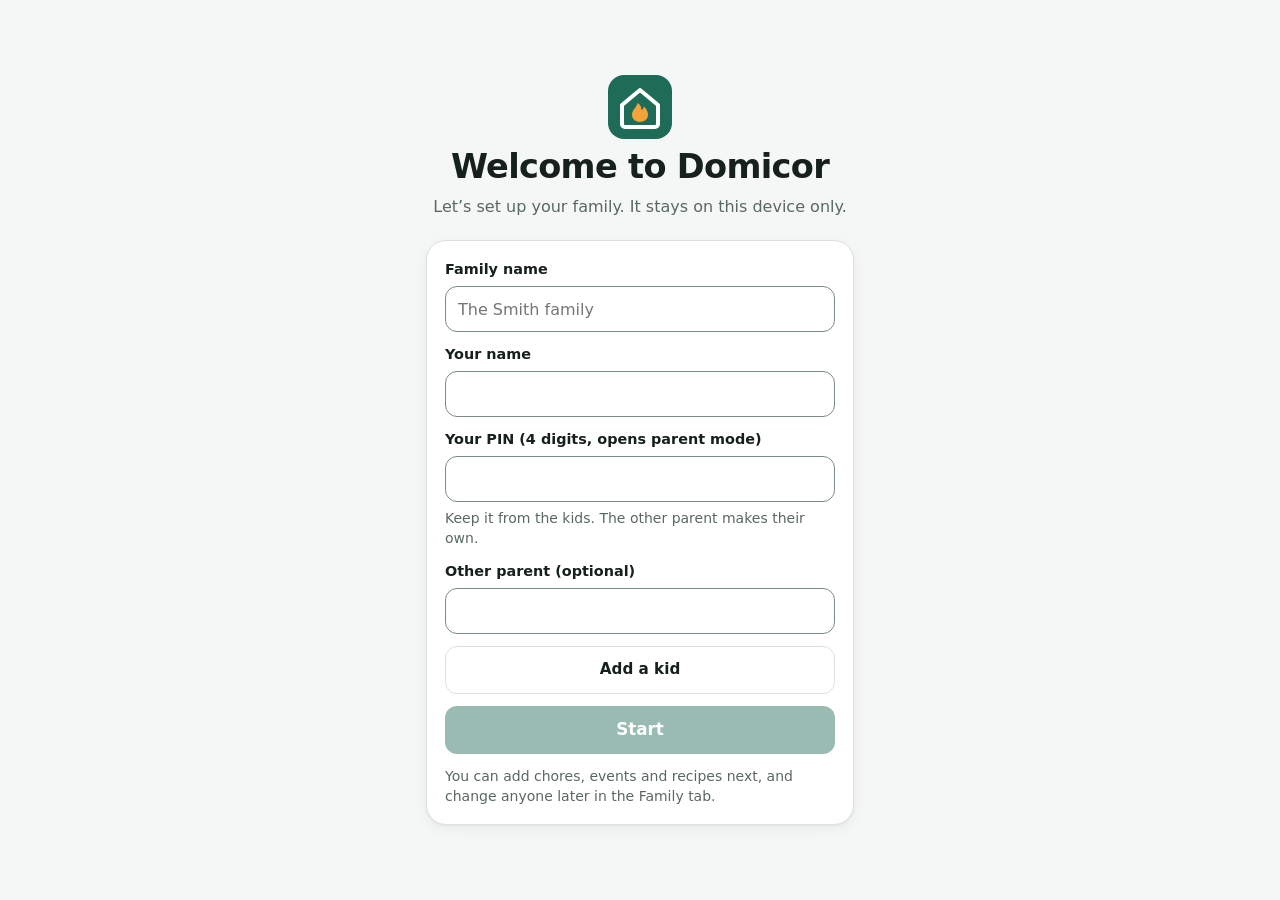
<file: site/index.html>
<!doctype html>
<html lang="en">
  <head>
    <meta charset="UTF-8" />
    <meta name="viewport" content="width=device-width, initial-scale=1, viewport-fit=cover" />
    <title>Domicor</title>
    <meta name="description" content="Domicor: the family home base. Today, calendar, kitchen, chores and family in one place." />
    <meta name="theme-color" content="#1E6B57" />
    <meta name="apple-mobile-web-app-capable" content="yes" />
    <meta name="mobile-web-app-capable" content="yes" />
    <meta name="apple-mobile-web-app-status-bar-style" content="default" />
    <meta name="apple-mobile-web-app-title" content="Domicor" />
    <link rel="manifest" href="./manifest.webmanifest" />
    <link rel="icon" type="image/svg+xml" href="./icon.svg" />
    <link rel="apple-touch-icon" href="./icon-180.png" />
    <script type="module" crossorigin src="./assets/index-7mi3BdTf.js"></script>
    <link rel="stylesheet" crossorigin href="./assets/index-BHNdnhzE.css">
  </head>
  <body>
    <div id="root"></div>
  </body>
</html>
</file>
<file: site/assets/index-BHNdnhzE.css>
.kitchen{--chef-ink: #13211b;--chef-ink-2: #1d3029;--chef-gold: #e7c46d;--chef-white: #ffffff;--chef-hat-line: #c9d3ce;--chef-serif: "Iowan Old Style", "Palatino Linotype", Palatino, Georgia, "Times New Roman", serif;gap:14px}.chef-hat{display:block;overflow:visible}.chef-hat-puff,.chef-hat-band{fill:var(--chef-white, #fff);stroke:var(--chef-hat-line, #c9d3ce);stroke-width:2.2;stroke-linejoin:round}.chef-hat-pleat{fill:none;stroke:var(--chef-hat-line, #c9d3ce);stroke-width:2;stroke-linecap:round}.chef-avatar{position:relative;display:inline-grid;place-items:center;flex:none;border-radius:50%;background:var(--p);color:#fff;font-weight:700;line-height:1;box-shadow:0 0 0 2px var(--surface)}.chef-avatar-face{display:block}.chef-avatar-hat{position:absolute;left:50%;bottom:62%;transform:translate(-50%);filter:drop-shadow(0 1px 1px #0002)}.chef-avatar-empty{background:var(--surface-2);margin-top:0}.chef-avatar-empty .chef-hat{opacity:.9}.chef-banner{display:flex;align-items:center;gap:14px;padding:16px 16px 16px 14px;border-radius:18px;background:radial-gradient(120% 90% at 100% 0%,#2f4a3f 0%,transparent 55%),linear-gradient(135deg,var(--chef-ink) 0%,var(--chef-ink-2) 100%);color:#f4f7f5;box-shadow:0 6px 22px #0d17122e;position:relative;overflow:hidden}.chef-banner:after{content:"";position:absolute;left:0;right:0;bottom:0;height:3px;background:linear-gradient(90deg,transparent,var(--chef-gold),transparent);opacity:.8}.chef-banner .chef-avatar{box-shadow:0 0 0 3px #fff2}.chef-banner-text{flex:1;min-width:0}.chef-rank{font-size:.75rem;letter-spacing:.14em;text-transform:uppercase;color:var(--chef-gold);font-weight:700}.chef-name{font-family:var(--chef-serif);font-size:1.6rem;font-weight:600;line-height:1.15;letter-spacing:.005em;color:#fff;overflow-wrap:anywhere}.chef-line{font-size:.92rem;color:#d6e2dc;margin-top:3px}.chef-cta{background:var(--chef-gold);color:#1d1606;border:0;flex:none}.k-week-nav .week-label{display:flex;flex-direction:column;align-items:center;text-align:center}.k-week-nav .week-label strong{font-family:var(--chef-serif);font-size:1.15rem;font-weight:600}.k-week-nav .week-label small{color:var(--muted);font-size:.8rem;font-weight:500}.menu-days,.menu-meals,.rc-grid,.k-steps{list-style:none;margin:0;padding:0}.menu-days{display:grid;gap:10px}.menu-day{display:grid;grid-template-columns:48px 1fr;gap:10px;align-items:start}.menu-date{display:flex;flex-direction:column;align-items:center;padding-top:8px;color:var(--muted);font-size:.78rem;font-weight:650;text-transform:uppercase;letter-spacing:.06em}.menu-date strong{font-size:1.35rem;color:var(--fg);font-weight:700;letter-spacing:0;line-height:1.1}.menu-day.today .menu-date{color:var(--accent)}.menu-day.today .menu-date strong{background:var(--accent);color:var(--on-accent);border-radius:12px;min-width:38px;padding:2px 6px;text-align:center;margin-top:2px}.menu-day.past{opacity:.62}.menu-meals{display:grid;gap:8px;min-width:0}.meal-slot.ticket{border-left-width:1px;padding:8px 10px 8px 8px;gap:12px;min-height:76px;box-shadow:var(--shadow)}.meal-slot.ticket.mine{border-color:var(--p);box-shadow:0 0 0 1px var(--p),var(--shadow)}.meal-slot.ticket.past{opacity:1}.meal-slot.ticket .recipe-photo.thumb{width:60px;height:60px;border-radius:12px}.ticket-hat{background:var(--surface-2)}.meal-slot .row-main{display:flex;flex-direction:column;gap:2px;min-width:0;flex:1;align-items:flex-start}.meal-slot .row-title{font-weight:650;font-size:1rem;line-height:1.25;overflow-wrap:anywhere}.ticket-meal{font-size:.75rem;font-weight:700;letter-spacing:.08em;text-transform:uppercase;color:var(--muted)}.ticket-chef{display:inline-flex;align-items:center;gap:6px;font-size:.85rem;color:var(--muted)}.ticket-chef .chef-avatar .chef-avatar-face{font-size:.6rem!important}.meal-slot .tag{margin-top:3px;font-size:.8rem}.meal-slot>svg:last-child{color:var(--muted);flex:none}.meal-empty{width:100%;display:flex;align-items:center;gap:12px;text-align:left;color:var(--accent);font-weight:650;background:transparent;border:1.5px dashed var(--line);border-radius:var(--radius);padding:8px 10px;min-height:56px}.meal-empty-plus{width:40px;height:40px;border-radius:12px;display:grid;place-items:center;background:var(--accent-soft);flex:none}.dish{border:1px solid var(--line);border-radius:18px;overflow:hidden;background:var(--surface);box-shadow:var(--shadow);margin-bottom:14px}.dish .recipe-figure{margin:0}.dish .recipe-photo.hero{border-radius:0;margin:0;max-height:220px}.dish .photo-credit{padding:4px 14px 0;display:block;font-size:.75rem}.dish-typed{height:120px;max-height:120px;font-size:3.6rem;border-radius:0}.dish-body{padding:12px 14px 14px;display:flex;flex-direction:column;gap:6px;align-items:flex-start}.dish-title{font-family:var(--chef-serif);font-size:1.35rem;font-weight:600;line-height:1.2}.dish-caption{color:var(--muted);font-size:.9rem}.dish-actions{display:flex;flex-wrap:wrap;gap:8px;margin-top:6px;width:100%}.btn.btn-danger-soft{background:transparent;color:var(--danger);border:1px solid color-mix(in srgb,var(--danger) 35%,transparent)}.slot-chef{display:flex;align-items:center;gap:12px;margin-bottom:12px}.slot-chef-name{font-family:var(--chef-serif);font-size:1.2rem;font-weight:600}.k-sub{margin:6px 0 8px}.k-more{margin-top:16px;padding-top:8px;border-top:1px solid var(--line);display:grid;gap:8px}.typed-meal{margin-bottom:10px;gap:8px}.k-filters{display:grid;gap:8px;margin-bottom:10px}.k-search{display:flex;align-items:center;gap:8px;padding:0 12px;min-height:48px;border-radius:14px;background:var(--surface);border:1px solid var(--line);color:var(--muted)}.k-search:focus-within{border-color:var(--accent);box-shadow:0 0 0 3px var(--accent-soft)}.k-search input{flex:1;min-width:0;border:0;background:none;font:inherit;color:var(--fg);min-height:44px;outline:none}.k-chips{display:flex;gap:6px;overflow-x:auto;scrollbar-width:none;padding-bottom:2px}.k-chips::-webkit-scrollbar{display:none}.k-chip{flex:none;min-height:40px;padding:0 14px;border-radius:999px;border:1px solid var(--line);background:var(--surface);color:var(--fg);font-weight:600;font-size:.875rem;position:relative}.k-chip:after{content:"";position:absolute;inset:-4px 0}.k-chip.on{background:var(--fg);border-color:var(--fg);color:var(--bg)}.k-count{color:var(--muted);font-size:.85rem;font-weight:600}.k-add{gap:8px}.rc-grid{display:grid;grid-template-columns:repeat(auto-fill,minmax(150px,1fr));gap:12px}.rc{position:relative;display:flex;flex-direction:column;min-width:0}.rc-open{display:flex;flex-direction:column;text-align:left;color:inherit;background:var(--surface);border:1px solid var(--line);border-radius:16px;overflow:hidden;padding:0 0 10px;box-shadow:var(--shadow);height:100%;width:100%;align-items:stretch;justify-content:flex-start;transition:transform .12s ease-out,box-shadow .12s}.rc-open:active{transform:scale(.985)}.rc-pic{position:relative;display:block;width:100%}.rc .recipe-photo.tile{width:100%;aspect-ratio:4 / 3;border-radius:0}.recipe-photo.tile.no-photo{font-size:3rem}.rc-badge{position:absolute;left:8px;top:8px;background:#fffe;color:#14513f;box-shadow:0 1px 4px #0002;font-size:.75rem}.rc-safety{position:absolute;right:8px;bottom:8px;font-size:.75rem;box-shadow:0 1px 4px #0002}.rc-title{padding:8px 10px 0;font-weight:650;line-height:1.25;overflow-wrap:anywhere}.rc-meta{padding:2px 10px 0;color:var(--muted);font-size:.8rem}.rc-dim .rc-open{opacity:.7}.rc-pick,.rc-on{margin-top:6px;align-self:stretch;justify-content:center}.rc-on{display:inline-flex;align-items:center;min-height:40px;border-radius:10px}.fav-strip{display:flex;gap:10px;overflow-x:auto;scrollbar-width:none;padding-bottom:4px;scroll-snap-type:x mandatory}.fav-strip::-webkit-scrollbar{display:none}.fav-card{flex:none;width:150px;scroll-snap-align:start;text-align:left;color:inherit;padding:0 0 8px;background:var(--surface);border:1px solid var(--line);border-radius:16px;overflow:hidden;box-shadow:var(--shadow)}.fav-card .recipe-photo.tile{width:100%;aspect-ratio:4 / 3}.fav-name{display:flex;gap:6px;align-items:center;padding:8px 10px 0;font-weight:650;font-size:.9rem;line-height:1.2}.fav-name svg{color:#d1495b;flex:none}.recipe-view .recipe-photo.hero{max-height:280px;border-radius:16px}.recipe-stats{display:grid;grid-template-columns:repeat(auto-fit,minmax(84px,1fr));gap:8px;margin:8px 0 10px}.stat{display:flex;flex-direction:column;align-items:center;gap:2px;padding:10px 6px;border-radius:14px;background:var(--surface-2);text-align:center}.stat strong{font-size:1.05rem}.stat small{color:var(--muted);font-size:.75rem}.stat svg,.stat>span[aria-hidden]{color:var(--accent);font-size:1rem}.cook-start{display:inline-flex;align-items:center;justify-content:center;gap:10px;min-height:56px;font-size:1.05rem;margin:4px 0 14px}.cook-start .chef-hat-puff,.cook-start .chef-hat-band{stroke:#fff9}.k-sec{margin-top:14px}.k-steps{counter-reset:step;display:grid;gap:10px;padding:0;list-style:none}.k-steps>li{counter-increment:step;display:grid;grid-template-columns:30px 1fr;gap:10px;align-items:start;line-height:1.45}.k-steps>li:before{content:counter(step);width:28px;height:28px;border-radius:50%;display:grid;place-items:center;background:var(--fg);color:var(--bg);font-weight:700;font-size:.85rem}.k-steps.with-icons>li{grid-template-columns:30px auto 1fr}.k-two{display:grid;grid-template-columns:1fr 1fr;gap:10px}.pick-note{text-align:center;margin-bottom:6px}.aisle{display:grid;gap:6px}.aisle+.aisle{margin-top:6px}.aisle-head{font-size:.8rem;font-weight:700;letter-spacing:.06em;text-transform:uppercase;color:var(--muted);display:flex;gap:6px;align-items:center}.aisle-done{opacity:.75}.cook-head .chef-avatar{flex:none}.cook-head .cook-title{flex:1;min-width:0}.cook-chef{font-size:.75rem;letter-spacing:.12em;text-transform:uppercase;color:var(--muted);font-weight:700}.cook-finished{overflow:hidden}.cook-done{flex:1;display:flex;flex-direction:column;align-items:center;justify-content:center;text-align:center;gap:10px;position:relative;overflow-y:auto}.cook-done .chef-avatar{font-size:2.2rem}.cook-done-kicker{font-size:.8rem;letter-spacing:.18em;text-transform:uppercase;font-weight:750;color:#9a7417}.cook-done-title{font-family:Iowan Old Style,Palatino Linotype,Palatino,Georgia,serif;font-size:clamp(1.8rem,8vw,2.4rem);font-weight:600;line-height:1.15}.cook-done-sub{color:var(--muted);font-size:1rem}.cook-done-photo{width:min(100%,360px)}.cook-done-photo .recipe-photo.hero{border-radius:18px;box-shadow:0 8px 24px #0002}.cook-confetti{position:absolute;inset:0;pointer-events:none;overflow:hidden}.cook-confetti i{position:absolute;top:-12px;left:calc(var(--i) * 5.6%);width:8px;height:14px;border-radius:2px;background:hsl(calc(var(--i) * 47) 75% 58%);opacity:0;animation:k-confetti 2.4s cubic-bezier(.2,.6,.4,1) calc(var(--i) * 70ms) 1 forwards}@keyframes k-confetti{0%{transform:translateY(0) rotate(0);opacity:1}to{transform:translateY(85vh) rotate(540deg);opacity:0}}@media (prefers-reduced-motion: reduce){.cook-confetti{display:none}.rc-open{transition:none}}@media (prefers-color-scheme: dark){:root:not([data-theme=light]) .kitchen .chef-hat-puff,:root:not([data-theme=light]) .kitchen .chef-hat-band{stroke:#8fa39a}:root:not([data-theme=light]) .cook-done-kicker{color:#e7c46d}}:root[data-theme=dark] .kitchen .chef-hat-puff,:root[data-theme=dark] .kitchen .chef-hat-band{stroke:#8fa39a}:root[data-theme=dark] .cook-done-kicker{color:#e7c46d}:root{--bg: #f5f7f6;--surface: #ffffff;--surface-2: #edf2ef;--line: #dbe3df;--fg: #16201c;--muted: #5a6862;--accent: #1e6b57;--accent-soft: #1e6b5718;--on-accent: #ffffff;--flame: #f2a33a;--danger: #b93a26;--on-danger: #ffffff;--input-line: #7d8c85;--warn-bg: #fdf0d9;--warn-fg: #8a5200;--info-bg: #e3eefc;--info-fg: #1f4f9c;--shadow: 0 1px 2px #16201c0f, 0 4px 14px #16201c0d;--scrim: #0b100e66;--font: system-ui, -apple-system, "Segoe UI", Roboto, "Helvetica Neue", Arial, sans-serif;--radius: 14px;--tabbar-h: 64px;color-scheme:light}@media (prefers-color-scheme: dark){:root:not([data-theme=light]){--bg: #0e1311;--surface: #161d1a;--surface-2: #1f2824;--line: #2b3631;--fg: #e7eeea;--muted: #9aa8a1;--accent: #52b597;--accent-soft: #52b5971f;--on-accent: #0a1410;--danger: #e5634e;--on-danger: #0a1410;--input-line: #6f7f78;--warn-bg: #3a2a10;--warn-fg: #f3c27a;--info-bg: #15263f;--info-fg: #9cc0f5;--shadow: 0 1px 2px #0006, 0 4px 14px #0004;--scrim: #000a;color-scheme:dark}}:root[data-theme=dark]{--bg: #0e1311;--surface: #161d1a;--surface-2: #1f2824;--line: #2b3631;--fg: #e7eeea;--muted: #9aa8a1;--accent: #52b597;--accent-soft: #52b5971f;--on-accent: #0a1410;--danger: #e5634e;--on-danger: #0a1410;--input-line: #6f7f78;--warn-bg: #3a2a10;--warn-fg: #f3c27a;--info-bg: #15263f;--info-fg: #9cc0f5;--shadow: 0 1px 2px #0006, 0 4px 14px #0004;--scrim: #000a;color-scheme:dark}*{box-sizing:border-box}html,body{margin:0}body{background:var(--bg);color:var(--fg);font-family:var(--font);font-size:1rem;line-height:1.45;-webkit-font-smoothing:antialiased;-webkit-tap-highlight-color:transparent}body.no-scroll{overflow:hidden}h1,h2,p{margin:0}h1{font-size:1.6rem;line-height:1.2;letter-spacing:-.01em;text-wrap:balance}h2{font-size:1.05rem}button,input,select,textarea{font:inherit;color:inherit}button{cursor:pointer}button:disabled{cursor:default}:focus-visible{outline:2.5px solid var(--accent);outline-offset:2px}[hidden]{display:none!important}@media (prefers-reduced-motion: reduce){*{animation:none!important;transition:none!important}}.app{max-width:560px;margin:0 auto;min-height:100vh;min-height:100dvh}.topbar{position:sticky;top:0;z-index:20;display:flex;align-items:center;justify-content:space-between;gap:12px;padding-top:calc(env(safe-area-inset-top,0px) + 8px);padding-bottom:8px;padding-left:max(16px,env(safe-area-inset-left,0px));padding-right:max(16px,env(safe-area-inset-right,0px));background:color-mix(in srgb,var(--bg) 88%,transparent);backdrop-filter:saturate(1.4) blur(12px);-webkit-backdrop-filter:saturate(1.4) blur(12px)}@supports not (background: color-mix(in srgb,red,blue)){.topbar{background:var(--bg)}}.topbar-family{font-weight:650;color:var(--muted);font-size:.9rem;letter-spacing:.02em}.me-btn{display:inline-flex;align-items:center;gap:6px;border:1px solid var(--line);background:var(--surface);border-radius:999px;padding:3px 10px 3px 3px;min-height:40px;color:var(--muted)}.main{padding-left:max(16px,env(safe-area-inset-left,0px));padding-right:max(16px,env(safe-area-inset-right,0px));padding-bottom:calc(var(--tabbar-h) + 96px + env(safe-area-inset-bottom,0px))}.screen{display:flex;flex-direction:column;gap:18px;padding-top:4px;animation:fade-in .18s ease-out}@keyframes fade-in{0%{opacity:.4;transform:translateY(4px)}to{opacity:1;transform:none}}.screen-head{display:flex;align-items:center;justify-content:space-between;gap:12px;padding-top:4px}.tabbar{position:fixed;left:0;right:0;bottom:0;z-index:30;display:grid;grid-template-columns:repeat(5,1fr);max-width:560px;margin:0 auto;padding-bottom:env(safe-area-inset-bottom,0px);padding-left:env(safe-area-inset-left,0px);padding-right:env(safe-area-inset-right,0px);background:var(--surface);border-top:1px solid var(--line)}.tab{display:flex;flex-direction:column;align-items:center;justify-content:center;gap:2px;min-height:var(--tabbar-h);border:0;background:none;color:var(--muted);font-size:.875rem;font-weight:600;position:relative;min-width:0;white-space:nowrap}.tab span{max-width:100%;overflow:hidden;text-overflow:ellipsis}.tab.on{color:var(--accent)}.tab.on:before{content:"";position:absolute;top:0;left:28%;right:28%;height:3px;border-radius:0 0 3px 3px;background:var(--accent)}.fab{position:fixed;z-index:31;right:max(18px,calc((100vw - 560px)/2 + 18px),env(safe-area-inset-right,0px));bottom:calc(var(--tabbar-h) + 16px + env(safe-area-inset-bottom,0px));width:58px;height:58px;border-radius:18px;border:0;background:var(--accent);color:var(--on-accent);box-shadow:0 6px 18px #1e6b5755,var(--shadow);display:grid;place-items:center}.fab:active{transform:scale(.96)}.toast{position:fixed;z-index:60;left:50%;transform:translate(-50%);bottom:calc(var(--tabbar-h) + 88px + env(safe-area-inset-bottom,0px));max-width:min(92vw,480px);padding:11px 16px;border-radius:12px;background:var(--fg);color:var(--bg);font-weight:550;font-size:.92rem;box-shadow:var(--shadow);animation:fade-in .16s ease-out}.section{display:flex;flex-direction:column;gap:10px}.section-head{display:flex;align-items:center;justify-content:space-between;gap:10px;min-height:32px}.section-head h2{font-size:.875rem;text-transform:uppercase;letter-spacing:.07em;color:var(--muted);font-weight:700}.card{background:var(--surface);border:1px solid var(--line);border-radius:var(--radius);padding:14px;display:flex;flex-direction:column;gap:10px;min-width:0}.card[data-accent=yes]{border-left:5px solid var(--p)}.muted{color:var(--muted)}.small{font-size:.875rem}.hint{color:var(--muted);font-size:.875rem}.hint.center{text-align:center}.lead{font-size:1rem}.label{font-weight:650;font-size:.9rem;margin-top:4px}.label-row{display:flex;align-items:center;justify-content:space-between;gap:8px}.eyebrow{font-size:.875rem;text-transform:uppercase;letter-spacing:.08em;color:var(--muted);font-weight:650}.error{color:var(--danger);font-weight:600;font-size:.9rem}.big-line{font-size:1.15rem;font-weight:650}.empty{border:1.5px dashed var(--line);border-radius:var(--radius);padding:18px 16px;text-align:center;color:var(--muted);display:flex;flex-direction:column;gap:8px;align-items:center}.empty-title{font-weight:600;color:var(--fg)}.empty-body{font-size:.9rem;display:flex;flex-direction:column;gap:8px;align-items:center}.avatar{display:inline-grid;place-items:center;flex:none;border-radius:30%;background:var(--p);color:#fff;font-weight:700;line-height:1;box-shadow:inset 0 0 0 2px #fff3}.chip{display:inline-flex;align-items:center;gap:5px;padding:2px 9px 2px 7px;border-radius:999px;background:var(--p-soft);font-size:.875rem;font-weight:650;white-space:nowrap}.chip-dot{width:8px;height:8px;border-radius:50%;background:var(--p);flex:none}.chip-muted{background:var(--surface-2);color:var(--muted)}.tag{display:inline-flex;align-items:center;padding:2px 8px;border-radius:6px;background:var(--accent-soft);color:var(--accent);font-size:.875rem;font-weight:650;white-space:nowrap}.tag-plain{background:var(--surface-2);color:var(--muted)}.tag-warn{background:var(--warn-bg);color:var(--warn-fg)}.tag-info{background:var(--info-bg);color:var(--info-fg)}.btn{display:inline-flex;align-items:center;justify-content:center;gap:6px;min-height:44px;padding:0 16px;border-radius:12px;border:1px solid transparent;font-weight:650;font-size:.95rem;background:var(--surface-2);color:var(--fg)}.btn:disabled{opacity:.45}.btn-primary{background:var(--accent);color:var(--on-accent)}.btn-outline{background:transparent;border-color:var(--line);color:var(--fg)}.btn-ghost{background:transparent;color:var(--accent)}.btn-danger{background:var(--danger);color:var(--on-danger)}.danger-text{color:var(--danger)}.btn-sm{min-height:36px;padding:0 12px;font-size:.875rem;border-radius:10px}.btn-lg{min-height:54px;font-size:1.05rem}.btn-block{width:100%}.btn-row{display:flex;gap:10px;flex-wrap:wrap}.link-btn{border:0;background:none;color:var(--accent);font-weight:650;padding:6px 2px;min-height:36px}.icon-btn{display:inline-grid;place-items:center;width:42px;height:42px;flex:none;border-radius:12px;border:0;background:transparent;color:var(--muted)}.icon-btn:hover:not(:disabled){background:var(--surface-2)}.icon-btn.on{color:var(--accent);background:var(--accent-soft)}.icon-btn:disabled{opacity:.35}.list{list-style:none;margin:0;padding:0;display:flex;flex-direction:column;gap:8px}.row{display:flex;align-items:center;gap:12px;min-width:0;background:var(--surface);border:1px solid var(--line);border-radius:var(--radius);padding:10px 12px}.row-btn{width:100%;text-align:left;color:inherit}.row-main{display:flex;flex-direction:column;gap:4px;min-width:0;flex:1}.row-title{font-weight:600;overflow-wrap:anywhere}.row-meta{display:flex;flex-wrap:wrap;gap:5px;align-items:center}.row-actions{display:flex;gap:6px;flex-wrap:wrap;margin-top:2px}.row.is-done .row-title{text-decoration:line-through;color:var(--muted)}.row.is-done{background:var(--surface-2)}.check{flex:none;width:34px;height:34px;border-radius:10px;border:2px solid var(--p);background:transparent;display:grid;place-items:center;color:#fff;transition:background .12s}.check.is-done{background:var(--p)}.check:disabled{opacity:.45}.event-row{position:relative;overflow:hidden;padding-left:16px}.ev-bar{position:absolute;left:0;top:0;bottom:0;width:5px;background:var(--ev)}.event-row.soon{background:var(--surface-2)}.today-hero{border-radius:20px;padding:18px 16px;display:flex;flex-direction:column;gap:12px;border:1px solid var(--line)}.hero-row{display:flex;align-items:center;gap:14px}.survival-banner{display:flex;gap:8px;align-items:center;padding:10px 12px;border-radius:12px;background:var(--warn-bg);color:var(--warn-fg);font-weight:600;font-size:.9rem}.cook-card .cook-line,.cook-line{display:flex;align-items:center;gap:12px}.cook-title{font-weight:700;text-transform:none}.cook-title:first-letter{text-transform:uppercase}.habits-mini{background:var(--surface-2);border-radius:var(--radius);padding:12px 14px}.habits-mini ul{margin:6px 0 0;padding-left:18px;color:var(--muted);font-size:.92rem}.countdown-row{display:grid;grid-template-columns:repeat(auto-fit,minmax(140px,1fr));gap:10px}.countdown{background:var(--surface);border:1px solid var(--line);border-radius:var(--radius);padding:12px 14px;display:flex;flex-direction:column;gap:2px}.count-num{font-size:2rem;font-weight:750;color:var(--accent);font-variant-numeric:tabular-nums;line-height:1.1}.count-label{color:var(--muted);font-size:.88rem}.tip-card{background:var(--surface)}.tip-text{font-size:1rem}.tip-actions{display:flex;align-items:center;gap:4px}.tip-actions .link-btn{margin-left:auto}.progress-item{list-style:none;display:flex;flex-direction:column;gap:8px}.progress-head{display:flex;align-items:center;gap:12px;width:100%;text-align:left;background:var(--surface);border:1px solid var(--line);border-radius:var(--radius);padding:10px 12px;min-height:56px}.progress-name{font-weight:650;min-width:64px}.progress-bar{flex:1;height:8px;border-radius:99px;background:var(--surface-2);overflow:hidden}.progress-bar>span{display:block;height:100%;background:var(--p, var(--accent));border-radius:99px;transition:width .25s}.progress-bar.wide{flex:none;width:100%}.progress-count{font-variant-numeric:tabular-nums;color:var(--muted);font-weight:650;font-size:.9rem;min-width:34px;text-align:right}.swap-row .row-title{font-weight:550}.month{background:var(--surface);border:1px solid var(--line);border-radius:var(--radius);padding:10px}.month-head{display:flex;align-items:center;justify-content:space-between;padding:0 2px 6px}.month-grid{display:grid;grid-template-columns:repeat(7,1fr);gap:2px}.dow{text-align:center;font-size:.875rem;font-weight:700;color:var(--muted);padding:4px 0}.day{aspect-ratio:1 / 1.05;max-width:100%;border:0;background:none;border-radius:10px;display:flex;flex-direction:column;align-items:center;justify-content:flex-start;gap:3px;padding-top:6px;font-variant-numeric:tabular-nums}.day.out{color:var(--muted);opacity:.5}.day.is-off{background:#2e9a5b14}.day.is-today .day-num{background:var(--accent);color:var(--on-accent)}.day.is-sel{box-shadow:inset 0 0 0 2px var(--accent)}.day-num{width:28px;height:28px;display:grid;place-items:center;border-radius:50%;font-weight:600;font-size:.9rem}.dots{display:flex;gap:3px;height:6px}.dots i{width:6px;height:6px;border-radius:50%}.legend{display:flex;flex-wrap:wrap;gap:6px 12px;padding:10px 4px 2px;font-size:.875rem;color:var(--muted)}.legend span{display:inline-flex;align-items:center;gap:5px}.legend i{width:8px;height:8px;border-radius:50%;display:inline-block}.type-grid{display:flex;flex-wrap:wrap;gap:8px}.type-pill{border:1.5px solid var(--line);background:var(--surface);border-radius:999px;padding:7px 12px;font-size:.875rem;font-weight:600;display:inline-flex;align-items:center;gap:6px;min-height:38px}.type-pill:before{content:"";width:9px;height:9px;border-radius:50%;background:var(--ev)}.type-pill.on{border-color:var(--ev);background:var(--surface-2)}.facts{display:grid;grid-template-columns:auto 1fr;gap:8px 14px;margin:0}.facts dt{color:var(--muted);font-weight:600}.facts dd{margin:0;overflow-wrap:anywhere}.segmented{display:grid;grid-auto-flow:column;grid-auto-columns:1fr;gap:3px;padding:3px;background:var(--surface-2);border-radius:12px}.segmented button{border:0;background:transparent;border-radius:9px;min-height:38px;font-weight:650;font-size:.88rem;color:var(--muted);padding:0 6px;white-space:nowrap}.segmented button.on{background:var(--surface);color:var(--fg);box-shadow:var(--shadow)}.week-nav{display:flex;align-items:center;justify-content:space-between}.week-label{font-weight:700}.meal-slot{width:100%;display:flex;align-items:center;gap:12px;text-align:left;color:inherit;background:var(--surface);border:1px solid var(--line);border-left:5px solid var(--p);border-radius:var(--radius);padding:10px 12px;min-height:64px}.meal-slot.past{opacity:.6}.meal-slot:disabled{cursor:default}.meal-day{display:flex;flex-direction:column;width:56px;flex:none}.meal-day small{color:var(--muted);text-transform:capitalize}.import-row{display:grid;grid-template-columns:repeat(3,1fr);gap:8px}.tile-btn{display:flex;flex-direction:column;align-items:center;gap:6px;padding:12px 6px;min-height:76px;border:1px solid var(--line);background:var(--surface);border-radius:var(--radius);font-weight:600;font-size:.875rem;color:var(--fg);text-align:center}.tile-btn svg{color:var(--accent)}.mini-toggle{display:inline-flex;align-items:center;gap:6px;font-size:.875rem;color:var(--muted);font-weight:600}.mini-toggle.right{align-self:flex-end}.add-row{display:flex;gap:8px}.add-row .input{flex:1;min-width:0}.by-dot{width:10px;height:10px;border-radius:50%;background:var(--p);flex:none}.steps{margin:0;padding-left:20px;display:flex;flex-direction:column;gap:6px}.queue{list-style:none;padding:0;margin:0;display:flex;flex-direction:column;gap:6px}.queue-num{width:22px;font-weight:700;color:var(--muted);font-variant-numeric:tabular-nums}.slot-edit .input{flex:1;min-width:0}.stepper{display:inline-flex;align-items:center;gap:12px}.stepper .icon-btn{font-size:1.25rem;font-weight:700;border:1px solid var(--line)}.stepper-num{min-width:2ch;text-align:center;font-size:1.25rem;font-weight:700;font-variant-numeric:tabular-nums}.filter-row{display:flex;gap:6px;overflow-x:auto;padding-bottom:2px;scrollbar-width:none}.filter-row::-webkit-scrollbar{display:none}.filter{flex:none;display:inline-flex;align-items:center;gap:6px;border:1.5px solid var(--line);background:var(--surface);border-radius:999px;padding:6px 12px;font-weight:650;font-size:.875rem;min-height:38px}.filter.on{border-color:var(--p, var(--accent));background:var(--p-soft, var(--accent-soft))}.history{list-style:none;margin:0;padding:0;display:flex;flex-direction:column;gap:6px;font-size:.88rem}.history li{display:flex;justify-content:space-between;gap:10px;color:var(--muted)}.history time{flex:none;font-variant-numeric:tabular-nums}.project .project-head{display:flex;align-items:center;gap:12px}.step-list{gap:6px}.step-list .row{padding:8px 10px}.ideas{background:var(--surface-2);border-radius:12px;padding:10px 12px}.ideas summary{font-weight:650;color:var(--accent);cursor:pointer}.idea-chips{display:flex;flex-wrap:wrap;gap:6px;margin-top:8px}.idea{border:1px solid var(--line);background:var(--surface);border-radius:999px;padding:6px 11px;font-size:.875rem}.person-grid{display:grid;grid-template-columns:repeat(auto-fill,minmax(140px,1fr));gap:10px}.person-tile,.preview-tile{display:flex;flex-direction:column;align-items:center;gap:6px;padding:18px 10px 14px;border-radius:18px;border:1px solid var(--line);color:var(--fg);min-height:136px;justify-content:center}.person-tile.add{background:var(--surface);border-style:dashed;color:var(--muted)}.person-name{font-weight:700;font-size:1.02rem}.person-role{font-size:.875rem;color:var(--muted);font-weight:600}.family-code{font-size:1.6rem;font-weight:750;letter-spacing:.08em;font-variant-numeric:tabular-nums}.swatches{display:flex;flex-wrap:wrap;gap:10px}.swatch{width:40px;height:40px;border-radius:12px;border:3px solid transparent}.swatch.on{border-color:var(--fg)}.bg-grid{display:grid;grid-template-columns:repeat(3,1fr);gap:8px}.bg-opt{height:58px;border-radius:12px;border:2px solid var(--line);display:flex;align-items:flex-end;padding:6px 8px;font-size:.875rem;font-weight:650}.bg-opt.on{border-color:var(--fg)}.avatar-grid{display:grid;grid-template-columns:repeat(auto-fill,minmax(44px,1fr));gap:6px}.avatar-opt{height:44px;border-radius:12px;border:2px solid var(--line);background:var(--surface);font-size:1.2rem;font-weight:700}.avatar-opt.on{border-color:var(--p);background:var(--p-soft)}.mood-row .moods{display:flex;gap:2px}.moods button{border:0;background:none;font-size:1.25rem;width:36px;height:36px;border-radius:10px;opacity:.45}.moods button.on{opacity:1;background:var(--surface-2)}.prayer.answered .row-title{color:var(--muted)}.answer-note{color:var(--accent);font-weight:600;font-size:.92rem}.poll{gap:8px}.poll-options{display:flex;flex-direction:column;gap:6px}.poll-opt{position:relative;overflow:hidden;display:flex;justify-content:space-between;align-items:center;gap:10px;min-height:46px;padding:0 14px;border-radius:12px;border:1.5px solid var(--line);background:var(--surface);text-align:left;font-weight:600}.poll-opt.on,.poll-opt.win{border-color:var(--accent)}.poll-fill{position:absolute;inset:0 auto 0 0;background:var(--accent-soft);transition:width .3s}.poll-label,.poll-pct{position:relative}.poll-pct{font-variant-numeric:tabular-nums;color:var(--muted)}.people-picker{display:flex;flex-wrap:wrap;gap:8px}.pp{display:inline-flex;align-items:center;gap:8px;padding:4px 12px 4px 4px;border-radius:999px;border:2px solid var(--line);background:var(--surface);font-weight:650;min-height:40px}.pp.on{border-color:var(--p);background:var(--p-soft)}.field{display:flex;flex-direction:column;gap:6px;min-width:0;flex:1}.field-label{font-weight:650;font-size:.9rem}.field-hint{color:var(--muted);font-size:.875rem}.field-row{display:flex;gap:10px;flex-wrap:wrap}.field-row .field{flex:1 1 140px}.input{width:100%;min-height:46px;padding:10px 12px;border-radius:12px;border:1.5px solid var(--input-line);background:var(--surface);color:var(--fg);font-size:max(16px,1rem)}textarea.input{resize:vertical}.input:focus{outline:none;border-color:var(--accent);box-shadow:0 0 0 3px var(--accent-soft)}.input-code{text-transform:uppercase;letter-spacing:.12em;font-weight:700;text-align:center;font-size:1.2rem}.choice-list{display:flex;flex-direction:column;gap:6px}.choice{display:flex;align-items:center;gap:10px;padding:10px 12px;border-radius:12px;background:var(--surface-2);min-height:46px}.choice input{width:20px;height:20px;accent-color:var(--accent);flex:none}.day-picker{display:grid;grid-template-columns:repeat(7,1fr);gap:6px}.day-picker button{min-height:42px;border-radius:12px;border:1.5px solid var(--line);background:var(--surface);font-weight:700}.day-picker button.on{background:var(--accent);color:var(--on-accent);border-color:var(--accent)}.toggle-list{display:flex;flex-direction:column;gap:4px}.toggle-row{display:flex;align-items:center;justify-content:space-between;gap:12px;padding:10px 0;border-bottom:1px solid var(--line)}.toggle-text{display:flex;flex-direction:column;gap:2px}.toggle-text small{color:var(--muted)}.switch{appearance:none;-webkit-appearance:none;flex:none;width:50px;height:30px;border-radius:99px;background:var(--input-line);position:relative;transition:background .15s;margin:0}.switch:after{content:"";position:absolute;top:3px;left:3px;width:24px;height:24px;border-radius:50%;background:#fff;box-shadow:0 1px 3px #0003;transition:transform .15s}.switch:checked{background:var(--accent)}.switch:checked:after{transform:translate(20px)}.confirm-row{display:inline-flex;gap:6px;flex-wrap:wrap}.foot-row{display:flex;justify-content:space-between;align-items:center;gap:10px;flex-wrap:wrap}.foot-row>.btn-primary:only-child{margin-left:auto}.danger-zone{border-top:1px solid var(--line);padding-top:10px;margin-top:6px}.version{text-align:center;color:var(--muted);font-size:.875rem}.sheet-wrap{position:fixed;inset:0;z-index:50;background:var(--scrim);display:flex;align-items:flex-end;justify-content:center;animation:fade-in .15s ease-out}.sheet{width:100%;max-width:560px;max-height:92vh;max-height:92dvh;background:var(--bg);border-radius:22px 22px 0 0;display:flex;flex-direction:column;box-shadow:0 -8px 30px #0003;outline:none;animation:sheet-up .2s ease-out}@keyframes sheet-up{0%{transform:translateY(24px)}to{transform:none}}.sheet-head{display:flex;align-items:center;justify-content:space-between;gap:10px;padding:14px max(16px,env(safe-area-inset-right,0px)) 8px max(16px,env(safe-area-inset-left,0px))}.sheet-head h2{font-size:1.15rem;overflow-wrap:anywhere}.sheet-body{overflow-y:auto;-webkit-overflow-scrolling:touch;display:flex;flex-direction:column;gap:12px;padding:4px max(16px,env(safe-area-inset-right,0px)) 16px max(16px,env(safe-area-inset-left,0px))}.sheet-foot{padding:12px max(16px,env(safe-area-inset-right,0px)) calc(12px + env(safe-area-inset-bottom,0px)) max(16px,env(safe-area-inset-left,0px));border-top:1px solid var(--line);background:var(--surface)}.add-grid{display:grid;grid-template-columns:repeat(2,1fr);gap:10px}.add-tile{display:flex;flex-direction:column;align-items:flex-start;gap:2px;padding:14px;min-height:76px;text-align:left;border-radius:var(--radius);border:1px solid var(--line);background:var(--surface);color:var(--fg)}.add-tile small{color:var(--muted)}.welcome{min-height:100vh;min-height:100dvh;max-width:460px;margin:0 auto;display:flex;flex-direction:column;justify-content:center;gap:22px;padding-top:calc(env(safe-area-inset-top,0px) + 24px);padding-bottom:calc(env(safe-area-inset-bottom,0px) + 24px);padding-left:max(16px,env(safe-area-inset-left,0px));padding-right:max(16px,env(safe-area-inset-right,0px))}.welcome-brand{display:flex;flex-direction:column;align-items:center;gap:8px;text-align:center}.welcome-brand h1{font-size:2.1rem;letter-spacing:-.02em}.welcome-brand p{color:var(--muted)}.welcome-card{background:var(--surface);border:1px solid var(--line);border-radius:20px;padding:18px;display:flex;flex-direction:column;gap:12px;box-shadow:var(--shadow)}.preview-note{display:flex;flex-direction:column;gap:2px;background:var(--surface-2);border-radius:12px;padding:10px 12px;font-size:.875rem;color:var(--muted)}.preview-note strong{color:var(--fg)}.who-grid{display:grid;grid-template-columns:repeat(auto-fill,minmax(96px,1fr));gap:10px}.who{display:flex;flex-direction:column;align-items:center;gap:6px;padding:14px 6px;border-radius:16px;border:2px solid var(--line);background:var(--p-soft);font-weight:700}.pin-head{display:flex;flex-direction:column;align-items:center;gap:8px}.pin-dots{display:flex;justify-content:center;gap:14px}.pin-dots span{width:14px;height:14px;border-radius:50%;border:2px solid var(--p)}.pin-dots span.on{background:var(--p)}.pin-pad{display:grid;grid-template-columns:repeat(3,1fr);gap:10px}.pin-pad button{min-height:58px;border-radius:16px;border:1px solid var(--line);background:var(--surface-2);font-size:1.4rem;font-weight:650}.pin-pad .pin-text{font-size:.95rem;background:transparent;border-color:transparent;color:var(--accent)}@media (min-width: 600px){.app{border-left:1px solid var(--line);border-right:1px solid var(--line)}}.visually-hidden{position:absolute!important;width:1px;height:1px;padding:0;margin:-1px;overflow:hidden;clip:rect(0 0 0 0);white-space:nowrap;border:0}label.btn{position:relative;cursor:pointer}.btn.is-disabled{opacity:.5;pointer-events:none}.notice{background:var(--accent-soft, rgba(30, 107, 87, .1));border-radius:12px;padding:10px 12px;margin:0 0 12px;font-size:.92rem}.who:disabled{opacity:.6}.plain{list-style:none;margin:0;padding:0;display:flex;flex-direction:column;gap:6px}.quiet{color:var(--muted);font-weight:500}.input-sm{padding:6px 10px;min-height:36px;font-size:.9rem;width:auto}.two-col{display:grid;grid-template-columns:1fr 1fr;gap:10px}.link-row{display:flex;flex-wrap:wrap;gap:8px;align-items:center}.band-tabs{display:flex;gap:6px;overflow-x:auto;padding-bottom:4px;margin-bottom:8px;scrollbar-width:none}.band-tabs button{flex:none;border:1px solid var(--line);background:var(--surface);color:inherit;border-radius:99px;padding:6px 12px;font-weight:600;font-size:.875rem}.band-tabs button.on,.band-tabs button[aria-checked=true]{background:var(--accent);border-color:var(--accent);color:var(--on-accent)}.fav-row{display:flex;gap:6px;flex-wrap:wrap;margin:4px 0 10px}.fav-chip{border:1px solid var(--line);background:var(--surface);color:inherit;border-radius:99px;padding:5px 11px;font-size:.875rem;font-weight:600}.recipe-facts{display:flex;flex-wrap:wrap;gap:6px;margin-bottom:10px}.serves{display:flex;flex-direction:column;gap:4px;margin:6px 0 12px}.serves input[type=range]{width:100%;accent-color:var(--accent);min-height:32px}.recipe-photo{display:block;object-fit:cover;background:var(--surface-2)}.recipe-photo.thumb{width:48px;height:48px;border-radius:10px;flex:none}.recipe-photo.hero{width:100%;aspect-ratio:4 / 3;max-height:260px;border-radius:var(--radius);margin-bottom:10px}.recipe-photo.no-photo{display:grid;place-items:center;line-height:1}.recipe-photo.thumb.no-photo{font-size:1.6rem}.recipe-photo.hero.no-photo{font-size:4.5rem;max-height:160px;aspect-ratio:auto;height:140px}.photo-field{margin-bottom:12px}.photo-field .recipe-photo.hero{max-height:200px}.recipe-figure{margin:0 0 10px}.recipe-figure .recipe-photo.hero{margin-bottom:4px}.photo-credit{font-size:.875rem;color:var(--muted)}.my-photo{margin:0 0 12px}.btn.disabled{opacity:.6;pointer-events:none}.steps.with-icons{list-style:none;padding-left:0;counter-reset:step}.steps.with-icons li{display:flex;gap:10px;align-items:flex-start;counter-increment:step}.steps.with-icons li:before{content:counter(step);flex:none;width:22px;color:var(--muted);font-weight:700;text-align:right}.step-icon{font-size:1.5rem;line-height:1;flex:none;margin-right:6px}.chore-row .step-icon{font-size:1.25rem;vertical-align:-3px}.notice-card{border-left:4px solid var(--accent)}.meal-list .meal-planned,.meal-planned{border-style:dashed}.requests .row{background:var(--surface-2)}.shoutout{border-left:4px solid var(--p)}.shout-card{background:var(--accent-soft)}.my-streaks{margin-top:12px}.streak-row{list-style:none;margin:0;padding:0;display:flex;gap:8px;flex-wrap:wrap}.streak{display:flex;flex-direction:column;align-items:center;min-width:76px;padding:8px 10px;border-radius:12px;background:var(--surface-2)}.streak-num{font-weight:800;font-size:1.1rem}.streak-label{font-size:.875rem;color:var(--muted);text-align:center;overflow-wrap:anywhere}.streak-mini{font-size:.875rem;font-weight:700;color:var(--muted);flex:none}.family-card .row-btn{background:transparent}.challenge-card .big-line{margin-bottom:2px}.challenge-row{flex-wrap:wrap;align-items:center}.challenge-row .progress-bar{width:100%;flex:none}.challenge-row .progress-bar>span{display:block;height:100%;background:var(--p);border-radius:99px}.stepper{display:inline-flex;align-items:center;gap:4px}.stepper .icon-btn{width:40px;height:40px;font-size:1.25rem;font-weight:700}.step-count{min-width:22px;text-align:center;font-weight:700}.cheer-btns{display:inline-flex;gap:4px}.cheer-btns .idea{min-width:40px;min-height:40px;font-size:1.15rem;padding:4px 8px}.parent-notes{margin-top:18px;padding-top:12px;border-top:1px solid var(--line)}.note-row{align-items:flex-start}.note-text{white-space:pre-wrap;font-weight:500}.settings-tabs{display:flex;gap:6px;overflow-x:auto;margin:-4px 0 12px;padding-bottom:4px;scrollbar-width:none}.settings-tabs button{flex:none;border:1px solid var(--line);background:var(--surface);color:inherit;border-radius:99px;padding:7px 13px;font-weight:650;font-size:.88rem;min-height:36px}.settings-tabs button.on{background:var(--accent);border-color:var(--accent);color:var(--on-accent)}.install-steps{margin:4px 0 10px}@media (max-width: 360px){.two-col{grid-template-columns:1fr}}.holdable{-webkit-touch-callout:none;-webkit-user-select:none;user-select:none}.section-tools{display:inline-flex;align-items:center;gap:2px}.more-btn{width:34px;height:34px;font-size:1.15rem;letter-spacing:1px;color:var(--muted);opacity:.7}.more-btn:hover,.more-btn:focus-visible{opacity:1}.hero-more{margin-left:auto;align-self:flex-start}.hero-note{margin:2px 0 0;color:var(--muted);font-size:.9rem}.hint-card{display:flex;align-items:center;gap:10px;justify-content:space-between;padding:10px 14px;border-radius:var(--radius);background:var(--accent-soft);color:var(--fg);font-size:.92rem}.toast{display:flex;align-items:center;gap:14px}.toast-undo{border:0;background:none;color:var(--bg);text-decoration:underline;text-underline-offset:3px;font-weight:750;padding:4px 2px;min-height:32px}.menu-wrap{align-items:flex-end}.quick-menu{width:100%;max-width:480px;margin:0 10px calc(10px + env(safe-area-inset-bottom,0px));background:var(--surface);border-radius:20px;padding:8px;box-shadow:0 -8px 30px #0003;display:flex;flex-direction:column;animation:sheet-up .16s ease-out}.quick-title{margin:6px 12px;font-size:.875rem;color:var(--muted);font-weight:650;overflow-wrap:anywhere}.quick-menu [role=menu]{display:flex;flex-direction:column}.quick-item{border:0;background:none;color:var(--fg);text-align:left;font:inherit;font-size:1.02rem;font-weight:550;min-height:48px;padding:0 12px;border-radius:12px}.quick-item:hover,.quick-item:focus-visible{background:var(--surface-2);outline:none}.quick-item.danger-text{color:var(--danger)}.quick-cancel{margin-top:4px;border-top:1px solid var(--line);border-radius:0 0 12px 12px;color:var(--muted);text-align:center}.swipe-wrap{position:relative;list-style:none;border-radius:var(--radius);overflow:hidden}.swipe-wrap>.row{position:relative;transition:transform .18s ease-out;touch-action:pan-y}.swiping-left>.row,.swiping-right>.row{transition:none}.swipe-bg{position:absolute;inset:0;display:flex;align-items:center;justify-content:space-between;padding:0 18px;font-weight:700;color:#fff;border-radius:var(--radius)}.swiping-right .swipe-bg{background:var(--accent);color:var(--on-accent)}.swiping-left .swipe-bg{background:var(--danger);color:var(--on-danger)}.arrange{display:flex;flex-direction:column;gap:8px}.arrange-bar{display:flex;align-items:center;gap:8px}.arrange-title{flex:1;font-weight:700}.arrange-list{touch-action:none}.arrange-row.is-dragging{box-shadow:var(--shadow);border-color:var(--accent);transform:scale(1.02)}.arrange-row.is-hidden .row-title{color:var(--muted);text-decoration:line-through}.drag-handle{cursor:grab;padding:6px 4px;color:var(--muted);font-size:1.1rem;touch-action:none}.add-row.grow{flex:1}.code-line{margin:4px 2px;display:flex;flex-wrap:wrap;align-items:baseline;gap:6px}.family-code-sm{font-size:1.1rem;letter-spacing:.12em}.meal-planned{border-left-color:var(--line)}.meal-empty{border-style:dashed;border-left:1px dashed var(--line);background:transparent;min-height:52px;color:var(--muted)}.meal-empty svg{color:var(--accent)}.meal-emoji{font-size:1.6rem;width:38px;text-align:center;flex:none}.typed-meal{display:flex;gap:8px}.typed-meal .input{flex:1;min-width:0}button.choice{width:100%;border:1px solid transparent;text-align:left;color:var(--fg);font:inherit}button.choice.on{border-color:var(--accent)}.week-groceries .row{gap:12px}.week-groceries .on-list{opacity:.6}.btn,.btn-sm,.link-btn,.filter,.type-pill,.segmented button,.band-tabs button,.settings-tabs button,.fav-chip,.idea,.me-btn,.day-picker button,.toast-undo,.input-sm,.choice,.pp,.cheer-btns .idea{min-height:48px}.icon-btn,.stepper .icon-btn,.more-btn{width:48px;height:48px}.section-head .more-btn,.week-nav .more-btn{margin:-8px -10px -8px 0}.section-head{min-height:40px}.check{width:40px;height:40px;position:relative}.check:after{content:"";position:absolute;inset:-6px}.moods button{width:48px;height:48px}.choice input{width:24px;height:24px}.now-card{display:flex;flex-direction:column;gap:10px;padding:14px;border-radius:var(--radius);background:var(--surface);border:2px solid var(--accent);box-shadow:var(--shadow)}.now-head{display:flex;align-items:center;gap:10px}.now-head h2{font-size:1.15rem;font-weight:750;color:var(--fg)}.now-count{min-width:26px;height:26px;padding:0 8px;border-radius:99px;display:inline-grid;place-items:center;background:var(--accent);color:var(--on-accent);font-weight:750;font-size:.9rem}.now-card .row{background:var(--surface-2)}.app.simple{font-size:1.125rem}.app.simple .check{width:54px;height:54px;border-radius:14px}.app.simple .check svg{width:28px;height:28px}.app.simple .row{min-height:72px;gap:14px}.app.simple .row-title{font-size:1.15rem;font-weight:650}.app.simple .section-head h2{font-size:1.1rem;text-transform:none;letter-spacing:0;color:var(--fg)}.app.simple .step-icon{font-size:2rem}.app.simple .tag,.app.simple .row .muted.small{display:none}.celebrate{display:flex;align-items:center;justify-content:center;gap:12px;padding:18px;border-radius:var(--radius);background:var(--accent-soft);font-size:1.5rem;font-weight:750;color:var(--fg)}.celebrate-icon{font-size:2.6rem}@media (prefers-reduced-motion: no-preference){.celebrate-icon{animation:pop .6s ease-out}@keyframes pop{0%{transform:scale(.3) rotate(-20deg)}70%{transform:scale(1.2)}to{transform:scale(1)}}}.mini-toggles{display:flex;flex-wrap:wrap;justify-content:flex-end;gap:4px 16px}.setup-kid{border:1px solid var(--line);border-radius:12px;padding:8px 12px 4px;margin:0 0 12px}.pick-list .row.on{background:var(--surface-2, transparent);border-radius:12px}.pick-list .row.on .row-title{font-weight:700}.pick-note{margin:0 0 8px;text-align:center}.cook-start{margin-top:4px}.cook{position:fixed;inset:0;z-index:70;background:var(--bg);color:var(--fg);outline:none;display:flex;flex-direction:column;gap:10px;padding:max(12px,env(safe-area-inset-top,0px)) max(16px,env(safe-area-inset-right,0px)) max(14px,env(safe-area-inset-bottom,0px)) max(16px,env(safe-area-inset-left,0px))}.cook-head{display:flex;align-items:flex-start;justify-content:space-between;gap:10px}.cook-name{font-weight:700;font-size:1.05rem;overflow-wrap:anywhere}.cook-count{color:var(--muted);font-size:.95rem}.cook-progress{height:6px;border-radius:3px;background:var(--surface-2);overflow:hidden}.cook-progress span{display:block;height:100%;background:var(--accent);transition:width .2s}.cook-body{flex:1;overflow-y:auto;display:flex;flex-direction:column;justify-content:center;gap:16px;padding:8px 0}.cook-step{font-size:clamp(1.6rem,6.5vw,2.4rem);line-height:1.35;font-weight:600;overflow-wrap:anywhere}.cook-simple .cook-step{font-size:clamp(2rem,8vw,2.9rem)}.cook-icon{font-size:3.5rem;line-height:1}.cook-time{display:inline-flex;align-items:center;gap:4px;min-height:48px;padding:2px 12px;margin:2px 0;font:inherit;color:var(--on-accent);background:var(--accent);border:0;border-radius:14px;cursor:pointer}.cook-time:focus-visible{outline:3px solid var(--fg);outline-offset:2px}.cook-safety{background:var(--warn-bg);color:var(--warn-fg);border-radius:12px;padding:10px 12px;font-weight:650}.cook-tools{display:flex;flex-wrap:wrap;gap:8px}.cook-ing{list-style:disc;padding-left:22px;font-size:1.1rem;display:grid;gap:4px}.cook-banner{display:flex;align-items:center;justify-content:space-between;gap:10px;border-radius:14px;padding:10px 12px;background:var(--surface-2)}.cook-ring{background:var(--warn-bg);color:var(--warn-fg);font-size:1.1rem;animation:cook-pulse 1s ease-in-out infinite alternate}@keyframes cook-pulse{0%{box-shadow:0 0 #0000}to{box-shadow:0 0 0 4px var(--warn-fg)}}@media (prefers-reduced-motion: reduce){.cook-ring{animation:none}}.cook-timers{display:grid;gap:6px}.cook-timers li{display:flex;align-items:center;gap:10px;background:var(--surface);border:1px solid var(--line);border-radius:14px;padding:6px 6px 6px 12px}.cook-clock{font-size:1.5rem;font-weight:700;font-variant-numeric:tabular-nums}.cook-tlabel{flex:1;color:var(--muted);font-size:.95rem}.cook-hint{color:var(--muted);font-size:.875rem;text-align:center}.cook-nav{display:grid;grid-template-columns:1fr 2fr;gap:10px}.cook-nav .btn{min-height:60px;font-size:1.15rem}.cal-screen{gap:14px}.cal-filters{display:flex;gap:6px;overflow-x:auto;scrollbar-width:none;margin:-2px -16px 0;padding:2px 16px 4px;-webkit-overflow-scrolling:touch}.cal-filters::-webkit-scrollbar{display:none}.fchip{flex:none;display:inline-flex;align-items:center;gap:6px;min-height:40px;padding:0 13px;border:1px solid var(--line);background:var(--surface);color:var(--fg);border-radius:999px;font-size:.86rem;font-weight:600;white-space:nowrap}.fchip.on{border-color:var(--accent);background:var(--accent-soft);color:var(--accent)}.fchip-person.on{border-color:var(--c);background:var(--c-soft);color:var(--fg)}.fchip-dot{width:9px;height:9px;border-radius:50%;background:var(--c)}.fchip-gap{flex:none;width:1px;margin:8px 3px;background:var(--line)}.fchip-kind:not(.on){color:var(--muted)}.sr-only{position:absolute;width:1px;height:1px;padding:0;margin:-1px;overflow:hidden;clip:rect(0 0 0 0);white-space:nowrap;border:0}.cal-screen{gap:10px;padding-top:0}.cal-head{display:flex;align-items:center;gap:4px;min-height:44px}.cal-head h1{flex:1;min-width:0;margin:0;font-size:1.32rem;font-weight:750;letter-spacing:-.02em;white-space:nowrap;overflow:hidden;text-overflow:ellipsis;font-variant-numeric:tabular-nums}.cal-head-end{display:flex;align-items:center;gap:2px;flex:none}.cal-today{min-height:34px;padding:0 12px;margin-right:2px;border-radius:999px;border:1px solid var(--line);background:var(--surface);color:var(--fg);font-weight:650;font-size:.84rem}.cal-head .cal-arrow{width:38px;height:40px;min-height:40px}.cal-add{display:grid;place-items:center;width:40px;height:40px;margin-left:4px;border:0;border-radius:50%;background:var(--accent);color:var(--on-accent);box-shadow:var(--shadow)}.cal-add:active,.cal-today:active{transform:scale(.95)}.cal-bar-row{display:flex;align-items:center;gap:8px}.cal-bar-row .segmented{flex:1;min-width:0;padding:2px;border-radius:11px}.cal-screen .cal-bar-row .segmented button{min-height:36px;font-size:.8rem;padding:0 2px;min-width:0;overflow:hidden;text-overflow:ellipsis}.density{flex:none;display:inline-flex;padding:2px;gap:2px;background:var(--surface-2);border-radius:11px}.density button{display:grid;place-items:center;width:34px;min-height:36px;padding:0;border:0;border-radius:9px;background:transparent;color:var(--muted);transition:background .2s,color .2s,box-shadow .2s}.density button.on{background:var(--surface);color:var(--accent);box-shadow:var(--shadow)}.cal-screen .fchip{min-height:34px;padding:0 11px;font-size:.82rem}.cal-view{display:flex;flex-direction:column;gap:10px;animation:cal-in .22s cubic-bezier(.2,.8,.2,1)}@keyframes cal-in{0%{opacity:0;transform:translateY(6px)}to{opacity:1;transform:none}}.main:has(.cal-v-month .cal-month.is-full){padding-bottom:calc(var(--tabbar-h) + 4px + env(safe-area-inset-bottom,0px))}.app:has(.cal-screen) .fab{display:none}.cal-month{--ease: cubic-bezier(.2, .8, .2, 1);margin:0 -8px}.cal{display:flex;flex-direction:column}.cal-dows{display:grid;grid-template-columns:repeat(7,minmax(0,1fr));padding:0 0 4px}.cal-dows .dow{text-align:center;font-size:.75rem;font-weight:700;letter-spacing:.06em;color:var(--muted)}.cal-weeks{touch-action:pan-y}.cal-weeks.slide-next{animation:cal-slide-next .28s var(--ease)}.cal-weeks.slide-prev{animation:cal-slide-prev .28s var(--ease)}@keyframes cal-slide-next{0%{opacity:.2;transform:translate(28%)}to{opacity:1;transform:none}}@keyframes cal-slide-prev{0%{opacity:.2;transform:translate(-28%)}to{opacity:1;transform:none}}.cal-week{position:relative;display:grid;grid-template-columns:repeat(7,minmax(0,1fr));grid-template-rows:1fr;height:var(--row-h);overflow:hidden;border-top:1px solid var(--line);transition:height .34s var(--ease),border-color .34s}.cal-week:before{content:"";position:absolute;inset:0;pointer-events:none;background-image:linear-gradient(to right,var(--line) 1px,transparent 1px);background-size:calc(100% / 7) 100%;background-position:calc(100% / 7) 0;transition:opacity .3s}.cal-day{grid-row:1;position:relative;display:flex;flex-direction:column;align-items:center;justify-content:flex-start;min-width:0;height:100%;padding:3px 0 0;margin:0;border:0;border-radius:0;background:transparent;color:var(--fg);font:inherit;-webkit-tap-highlight-color:transparent;transition:background .2s}.cal-day:active{background:var(--surface-2)}.cal-day:focus-visible{outline:2px solid var(--accent);outline-offset:-2px}.cal-day .day-num{display:grid;place-items:center;width:22px;height:22px;border-radius:50%;font-size:.76rem;font-weight:600;font-variant-numeric:tabular-nums;transition:width .34s var(--ease),height .34s var(--ease),font-size .34s var(--ease)}.cal-day.out .day-num{color:var(--muted);opacity:.55}.cal-day.is-off{background:#2e9a5b10}.cal-day.is-today .day-num{background:var(--accent);color:var(--on-accent);font-weight:750;opacity:1}.cal-day.is-sel:not(.is-today) .day-num{background:var(--fg);color:var(--bg)}.cal-day .dots{display:flex;gap:3px;height:6px;margin-top:5px;opacity:0;transition:opacity .2s}.cal-day .dots i{width:6px;height:6px;border-radius:50%}.cal-day .dots .dot-more{background:var(--muted);opacity:.6;width:4px;height:4px;margin-top:1px}.cal-names{position:absolute;inset:25px 0 2px;pointer-events:none;display:grid;grid-template-columns:repeat(7,minmax(0,1fr));grid-template-rows:repeat(var(--lanes),17px) 14px;row-gap:1px;align-content:start;transition:opacity .22s,transform .34s var(--ease);transform-origin:top}.cal-chip{min-width:0;margin:0 1px;padding:0 3px;border-radius:4px;overflow:hidden;white-space:nowrap;text-overflow:clip;background:var(--c);color:#fff;font-size:.75rem;font-weight:600;line-height:17px;height:17px;letter-spacing:-.01em}.cal-chip.is-timed{background:var(--c-soft);color:var(--fg);box-shadow:inset 2px 0 0 var(--c)}.cal-chip.from-before{margin-left:0;border-top-left-radius:0;border-bottom-left-radius:0}.cal-chip.goes-on{margin-right:0;border-top-right-radius:0;border-bottom-right-radius:0}.cal-chip.out{opacity:.5}.cal-more{align-self:center;padding:0 3px;font-size:.75rem;font-weight:700;color:var(--muted);line-height:17px;white-space:nowrap}.cal-meal{padding:0 3px;font-size:.75rem;line-height:14px;color:var(--muted);white-space:nowrap;overflow:hidden;text-overflow:clip}.cal-month.is-compact .cal-week{height:46px;border-top-color:transparent}.cal-month.is-compact .cal-week:before{opacity:0}.cal-month.is-compact .cal-day{padding-top:4px}.cal-month.is-compact .cal-day .day-num{width:30px;height:30px;font-size:.9rem}.cal-month.is-compact .cal-day .dots{opacity:1;transition-delay:.12s}.cal-month.is-compact .cal-names{opacity:0;transform:scaleY(.6)}.cal-grip{display:grid;place-items:center;width:100%;min-height:22px;padding:0;border:0;background:none}.cal-grip span{width:36px;height:4px;border-radius:2px;background:var(--line);transition:background .2s,width .2s}.cal-grip:active span{background:var(--muted);width:44px}.cal-month.is-full .cal-grip{display:none}.cal-month .legend{padding:8px 10px 0;gap:4px 12px;font-size:.8rem;animation:cal-in .3s cubic-bezier(.2,.8,.2,1)}.cal-month .legend i{width:9px;height:9px}.cal-sel{display:flex;flex-direction:column;gap:8px;animation:cal-in .3s cubic-bezier(.2,.8,.2,1)}.cal-sel-head{display:flex;align-items:center;justify-content:space-between;min-height:40px}.cal-sel-head h2{font-size:1rem;font-weight:700;margin:0}@media (prefers-reduced-motion: reduce){.cal-week,.cal-names,.cal-day .day-num,.cal-day .dots,.cal-week:before{transition:none}.cal-weeks.slide-next,.cal-weeks.slide-prev,.cal-view,.cal-sel{animation:none}}.ent-list{list-style:none;margin:0;padding:0;display:flex;flex-direction:column;gap:6px}.ent{display:flex;align-items:center;gap:12px;width:100%;min-height:54px;padding:8px 12px 8px 10px;text-align:left;color:inherit;font:inherit;background:var(--surface);border:1px solid var(--line);border-radius:12px;box-shadow:inset 3px 0 0 var(--c)}.ent-btn{cursor:pointer}.ent-btn:active{background:var(--surface-2)}.ent-icon{flex:none;display:grid;place-items:center;width:36px;height:36px;border-radius:10px;background:var(--c-soft);font-size:1.15rem}.ent-main{flex:1;min-width:0;display:flex;flex-direction:column;gap:2px}.ent-title{font-weight:600;line-height:1.3;overflow-wrap:anywhere}.ent-meta{display:flex;flex-wrap:wrap;gap:2px 10px;font-size:.82rem;color:var(--muted)}.ent-who{display:inline-flex;align-items:center;gap:5px}.ent-who i{width:7px;height:7px;border-radius:50%;background:var(--c)}.ent svg{flex:none;color:var(--muted)}.ent-go{flex:none;font-size:.8rem;font-weight:650;color:var(--accent)}.ent.is-done .ent-title{text-decoration:line-through;color:var(--muted)}.ent-meal,.ent-chore{min-height:46px}.ent-meal .ent-icon,.ent-chore .ent-icon{width:30px;height:30px;font-size:1rem}.ent-empty{margin:0;padding:4px 2px;color:var(--muted);font-size:.9rem}.cal-dayview .ent,.wk-day .ent{background:var(--surface-2);border-color:transparent}.cal-summary{margin:-4px 0 0;padding:10px 12px;border-radius:12px;background:var(--surface-2);font-size:.9rem;color:var(--fg)}.wk{display:flex;flex-direction:column;gap:8px}.wk-day{background:var(--surface);border:1px solid var(--line);border-radius:var(--radius);padding:8px 10px 10px;display:flex;flex-direction:column;gap:6px}.wk-day.is-today{border-color:var(--accent);box-shadow:0 0 0 1px var(--accent)}.wk-day.is-past{opacity:.62}.wk-head{display:flex;align-items:center;gap:10px;width:100%;min-height:40px;padding:0;margin:0;border:0;background:none;color:inherit;text-align:left;font:inherit}.wk-num{display:grid;place-items:center;width:32px;height:32px;border-radius:50%;background:var(--surface-2);font-weight:700;font-size:.92rem;font-variant-numeric:tabular-nums}.wk-day.is-today .wk-num{background:var(--accent);color:var(--on-accent)}.wk-name{font-weight:700}.wk-head-plain{padding-left:2px}.wk-day .ent-empty{padding:0 2px 2px 42px;margin-top:-6px}.coming{display:flex;flex-direction:column;gap:14px}.coming-head{font-weight:700;font-size:.95rem;margin:0 2px 6px}.mywk{display:flex;flex-direction:column;gap:12px}.mywk-counts{display:grid;grid-template-columns:repeat(auto-fit,minmax(96px,1fr));gap:8px}.mywk-count{display:flex;flex-direction:column;align-items:center;gap:2px;padding:12px 8px;border-radius:16px;background:var(--p-soft);text-align:center}.mywk-count-icon{font-size:2rem;line-height:1.1}.mywk-count-num{font-size:1.1rem;font-weight:800}.mywk-count-label{font-size:.8rem;color:var(--muted);font-weight:600;overflow-wrap:anywhere}.mywk-day{background:var(--surface);border:1px solid var(--line);border-radius:18px;padding:12px}.mywk-day.is-today{border:2px solid var(--p)}.mywk-head{display:flex;align-items:baseline;justify-content:space-between;gap:8px;margin:0 2px 10px;font-size:1.15rem;font-weight:800}.mywk-date{color:var(--muted);font-size:.88rem;font-weight:650}.mywk-list{list-style:none;margin:0;padding:0;display:flex;flex-direction:column;gap:8px}.mywk-row{display:flex;align-items:center;gap:14px;width:100%;min-height:66px;padding:9px 12px 9px 9px;border:0;border-radius:14px;background:var(--c-soft);color:inherit;text-align:left;font:inherit}.mywk-icon{flex:none;display:grid;place-items:center;width:50px;height:50px;border-radius:14px;background:var(--surface);font-size:1.9rem}.mywk-text{display:flex;flex-direction:column;gap:2px;min-width:0}.mywk-title{font-weight:700;font-size:1.05rem;overflow-wrap:anywhere}.mywk-meta{font-size:.88rem;color:var(--muted)}.mywk-row.is-done .mywk-title{text-decoration:line-through;color:var(--muted)}.mywk-free{margin:0 2px;color:var(--muted)}.quick-add{display:flex;flex-direction:column;gap:6px;padding:10px 12px 12px;border-radius:var(--radius);background:var(--accent-soft)}.quick-got{margin:0;font-size:.9rem}.week-ahead .wa-list{list-style:none;margin:0;padding:0;display:flex;flex-direction:column;gap:4px}.week-ahead .wa-list li{display:flex;gap:8px}.pp-family{align-self:flex-start;padding-left:10px}.pp-dot{width:14px;height:14px;border-radius:50%;background:var(--p)}.meal-emoji{font-size:1.4rem;width:30px;text-align:center}@media (min-width: 520px){.cal-chip{font-size:.8rem}}.mv{color-scheme:dark;--mv-bg: #0a0c11;--mv-bg2: #12151d;--mv-card: #1a1e29;--mv-line: #2a2f3d;--mv-glass: rgba(255, 255, 255, .07);--mv-fg: #f3f4f7;--mv-fg2: #d8dde6;--mv-mut: #a4abba;--mv-dim: #8a91a1;--mv-acc: #f5b83d;--mv-acc-ink: #1d1405;--mv-fam: #4fd1c5;--mv-love: #ff6b81;--mv-ok: #62d394;--mv-no: #ff8a5c;--mv-like: #7fb2ff;--mv-hd: "Archivo", "Arial Narrow", system-ui, sans-serif;color:var(--mv-fg);font-size:15px;line-height:1.45}.mv-root{background:var(--mv-bg);margin-left:calc(-1*max(16px,env(safe-area-inset-left,0px)));margin-right:calc(-1*max(16px,env(safe-area-inset-right,0px)));padding-bottom:28px;border-radius:18px 18px 0 0;overflow:hidden}.mv button,.mv select,.mv input,.mv textarea{font:inherit;color:inherit}.mv button{background:none;border:0;cursor:pointer;-webkit-tap-highlight-color:transparent;padding:0}.mv a{color:var(--mv-acc)}.mv :focus-visible{outline:2px solid var(--mv-acc);outline-offset:2px;border-radius:6px}.mv svg{width:18px;height:18px;flex:none}.mv-gut{padding-left:16px;padding-right:16px}.mv-bar{padding-top:12px;padding-bottom:6px;display:flex;flex-direction:column;gap:8px}.mv-brand{font:800 20px/1 var(--mv-hd);letter-spacing:.02em;text-transform:uppercase;margin:0}.mv-brand span{color:var(--mv-acc)}.mv-seg{display:flex;gap:4px;padding:4px;border-radius:14px;background:var(--mv-bg2);border:1px solid var(--mv-line)}.mv-seg button{flex:1;min-height:40px;border-radius:10px;font-weight:600;font-size:14px;color:var(--mv-mut)}.mv-seg button[aria-pressed=true]{background:var(--mv-fg);color:var(--mv-bg)}.mv-nav{display:flex;gap:2px;border-bottom:1px solid var(--mv-line)}.mv-nav button{flex:1;min-height:52px;display:flex;flex-direction:column;align-items:center;justify-content:center;gap:3px;font-size:12px;font-weight:500;color:var(--mv-dim);border-bottom:2px solid transparent}.mv-nav button svg{width:20px;height:20px}.mv-nav button[aria-current=page]{color:var(--mv-fg);border-bottom-color:var(--mv-acc)}.mv-nav button[aria-current=page] svg{color:var(--mv-acc)}.mv-chips{display:flex;gap:8px;overflow-x:auto;scrollbar-width:none;padding-bottom:2px}.mv-chips::-webkit-scrollbar{display:none}.mv-chip{flex:none;min-height:36px;padding:0 14px!important;border-radius:999px;border:1px solid var(--mv-line)!important;color:var(--mv-mut);font-size:14px;font-weight:500;display:inline-flex;align-items:center;gap:6px}.mv-chip[aria-pressed=true]{background:var(--mv-fg)!important;color:var(--mv-bg);border-color:var(--mv-fg)!important}.mv-banner{font-size:13px;color:var(--mv-fam);margin:0;display:flex;gap:6px;align-items:flex-start}.mv-banner svg{width:15px;height:15px;margin-top:2px}.mv-heros{display:flex;overflow-x:auto;scroll-snap-type:x mandatory;scrollbar-width:none}.mv-heros::-webkit-scrollbar{display:none}.mv-hero{position:relative;overflow:hidden;flex:none;width:100%;scroll-snap-align:start}.mv-hero-bg{position:absolute;inset:-40px;background-size:cover;background-position:center;filter:blur(28px) saturate(1.2) brightness(.55);transform:scale(1.1)}.mv-hero:after{content:"";position:absolute;inset:0;background:linear-gradient(180deg,rgba(10,12,17,.1),rgba(10,12,17,.35) 55%,var(--mv-bg))}.mv-hero-in{position:relative;z-index:1;display:flex;flex-direction:column;align-items:center;text-align:center;gap:14px;padding-top:18px;padding-bottom:14px}.mv-hero-poster{width:min(48vw,200px);border-radius:12px;box-shadow:0 18px 40px #0000008c}.mv-hero-txt{min-width:0}.mv-eyebrow{font:600 11.5px/1 system-ui,sans-serif;letter-spacing:.14em;text-transform:uppercase;color:var(--mv-acc);margin:0 0 8px}.mv-hero h2,.mv-tonight h2{font:800 clamp(24px,6.4vw,34px)/1.04 var(--mv-hd);margin:0 0 8px;text-wrap:balance}.mv-facts{display:flex;flex-wrap:wrap;gap:6px 10px;align-items:center;justify-content:center;font-size:13px;color:var(--mv-mut)}.mv-sh-in .mv-facts{justify-content:flex-start}.mv-age{font-weight:600;padding:2px 7px;border-radius:6px;font-size:12px;color:var(--mv-bg)}.mv-age.a10{background:var(--mv-ok)}.mv-age.a13{background:var(--mv-acc)}.mv-age.a15{background:var(--mv-no)}.mv-rtg{border:1px solid var(--mv-dim);border-radius:4px;padding:0 5px;font-size:11.5px;line-height:18px}.mv-famtag{color:var(--mv-fam);font-weight:600}.mv-logl{margin:10px auto 0;color:var(--mv-fg2);font-size:14px;max-width:46ch;display:-webkit-box;-webkit-line-clamp:3;-webkit-box-orient:vertical;overflow:hidden}.mv-acts-row{display:flex;gap:10px;margin-top:14px;flex-wrap:wrap;justify-content:center}.mv-btn{min-height:44px;padding:0 16px!important;border-radius:10px;display:inline-flex;align-items:center;justify-content:center;gap:8px;font-weight:600;font-size:14px;text-decoration:none;white-space:nowrap}.mv-btn.pri{background:var(--mv-fg);color:var(--mv-bg)!important}.mv-btn.sec{background:#ffffff24;color:var(--mv-fg)}.mv-btn.acc{background:var(--mv-acc);color:var(--mv-acc-ink)}.mv-dots{display:flex;justify-content:center;gap:6px;margin-top:2px}.mv-dots i{width:6px;height:6px;border-radius:3px;background:var(--mv-line);transition:width .2s,background .2s}.mv-dots i.on{width:18px;background:var(--mv-fg)}.mv-row{margin-top:22px}.mv-row-h{display:flex;align-items:baseline;flex-wrap:wrap;gap:4px 10px;margin:0 0 10px}.mv-row-h h3{font:600 17px/1.15 system-ui,sans-serif;margin:0}.mv-row-h span{color:var(--mv-dim);font-size:13px}.mv-row-h .mv-sub{flex-basis:100%}.mv-rail{display:flex;gap:8px;overflow-x:auto;scroll-snap-type:x mandatory;scrollbar-width:none;padding-bottom:4px;scroll-padding-left:16px}.mv-rail::-webkit-scrollbar{display:none}.mv-rail>.mv-tile{flex:none;width:clamp(108px,29vw,150px);scroll-snap-align:start}.mv-grid{display:grid;grid-template-columns:repeat(auto-fill,minmax(100px,1fr));gap:14px 8px}.mv-tile{display:block;text-align:left;min-width:0}.mv-pst{position:relative;display:block;aspect-ratio:2 / 3;border-radius:8px;overflow:hidden;background:var(--mv-card);box-shadow:0 6px 18px #00000059}.mv-tile:active .mv-pst{transform:scale(.96)}.mv-pst img{width:100%;height:100%;object-fit:cover;display:block}.mv-tile.seen .mv-pst img,.mv-tile.seen .mv-fb{filter:saturate(.35) brightness(.6)}.mv-tname{margin:6px 0 0;font-size:13px;font-weight:500;line-height:1.25;color:var(--mv-fg2);display:-webkit-box;-webkit-line-clamp:2;-webkit-box-orient:vertical;overflow:hidden}.mv-tsub{font-size:11.5px;color:var(--mv-dim)}.mv-flag{position:absolute;top:6px;left:6px;font:700 10px/1 system-ui,sans-serif;letter-spacing:.08em;text-transform:uppercase;padding:4px 6px;border-radius:5px;background:var(--mv-acc);color:var(--mv-acc-ink)}.mv-flag.fam{background:var(--mv-fam);color:#03201d}.mv-mk{position:absolute;right:6px;bottom:6px;width:26px;height:26px;border-radius:50%;display:grid;place-items:center;background:#0000009e}.mv-mk svg{width:14px;height:14px}.mv-mk.w{color:var(--mv-ok)}.mv-mk.l{color:var(--mv-love)}.mv-mk.u{color:var(--mv-like)}.mv-fb{position:absolute;inset:0;display:flex;flex-direction:column;justify-content:flex-end;padding:12px 10px;background:linear-gradient(160deg,var(--c1),var(--c2))}.mv-fb b{position:relative;font:800 clamp(13px,3.8vw,17px)/1.04 var(--mv-hd);text-transform:uppercase;text-wrap:balance;overflow-wrap:anywhere;color:#fff}.mv-fb i{position:relative;font-style:normal;font-size:11px;color:#ffffffbf;margin-top:6px;letter-spacing:.08em}.mv-page-h{font:800 24px/1.1 var(--mv-hd);margin:16px 0 4px}.mv-page-sub{color:var(--mv-mut);margin:0 0 14px;font-size:14px}.mv-empty{color:var(--mv-mut);padding:18px 0;margin:0}.mv-foot{color:var(--mv-dim);font-size:12px;margin-top:26px}.mv-hid{display:flex;gap:12px;align-items:center;padding:12px 0;border-bottom:1px solid var(--mv-line)}.mv-hid .mv-pst{width:52px;flex:none}.mv-hid .t{flex:1;min-width:0}.mv-hid p{margin:2px 0 0;font-size:13px;color:var(--mv-mut)}.mv-mini{min-height:40px;padding:0 13px!important;border-radius:999px;border:1px solid var(--mv-line)!important;display:inline-flex;align-items:center;gap:6px;font-size:13px;color:var(--mv-mut);white-space:nowrap}.mv-mini svg{width:15px;height:15px}.mv-mini[aria-pressed=true]{border-color:var(--mv-fam)!important;color:var(--mv-fam)}.mv-search{width:100%;height:46px;border-radius:12px;border:1px solid var(--mv-line);background:var(--mv-bg2);color:var(--mv-fg);padding:0 14px;font-size:16px}.mv-feel{display:flex;flex-wrap:wrap;gap:8px;margin-top:14px}.mv-dot{width:9px;height:9px;border-radius:50%;flex:none;display:inline-block}.mv-small{font-size:12.5px;color:var(--mv-mut)}.mv-tonight{display:flex;flex-direction:column;align-items:center;text-align:center;margin-top:18px}.mv-tonight .mv-pst{width:min(58vw,240px);border-radius:14px;box-shadow:0 22px 50px #0009}.mv-tonight h2{margin-top:16px}.mv-set{margin-top:18px;background:var(--mv-bg2);border:1px solid var(--mv-line);border-radius:16px;padding:6px 14px}.mv-set h3{font:600 12px/1 system-ui,sans-serif;letter-spacing:.12em;text-transform:uppercase;color:var(--mv-dim);margin:14px 0 6px}.mv-srow{display:flex;align-items:center;gap:12px;padding:10px 0;border-bottom:1px solid var(--mv-line);min-height:52px;flex-wrap:wrap}.mv-srow:last-child{border-bottom:0}.mv-srow .t{flex:1;min-width:160px}.mv-srow .t small{display:block;color:var(--mv-mut);font-size:12.5px;margin-top:2px}.mv-srow select{height:42px;border-radius:10px;border:1px solid var(--mv-line);background:var(--mv-bg);color:var(--mv-fg);padding:0 8px;font-size:14px}.mv-svc{display:flex;flex-wrap:wrap;gap:8px;padding:10px 0}.mv-svc .mv-chip[aria-pressed=true]{background:var(--mv-ok)!important;border-color:var(--mv-ok)!important;color:#06200f}.mv-layer{position:fixed;inset:0;z-index:55;background:#0000009e;display:flex;align-items:flex-end;justify-content:center}.mv-sheet{width:100%;max-width:560px;max-height:92vh;max-height:92dvh;overflow-y:auto;overscroll-behavior:contain;background:var(--mv-bg2);border-radius:18px 18px 0 0;padding-bottom:calc(24px + env(safe-area-inset-bottom,0px));outline:none;animation:mv-up .24s cubic-bezier(.2,.8,.2,1)}@keyframes mv-up{0%{transform:translateY(40px);opacity:.6}to{transform:none;opacity:1}}.mv-sh-top{position:relative;overflow:hidden}.mv-sh-top .mv-hero-bg{inset:-30px}.mv-sh-top:after{content:"";position:absolute;inset:0;background:linear-gradient(180deg,rgba(18,21,29,.2),var(--mv-bg2))}.mv-sh-in{position:relative;z-index:1;display:flex;gap:16px;align-items:flex-end;padding-top:22px;padding-bottom:6px}.mv-sh-in .mv-pst{width:112px;flex:none}.mv-sh-in h2{font:800 clamp(22px,6vw,28px)/1.05 var(--mv-hd);margin:0 0 8px;text-wrap:balance}.mv-close{position:absolute;z-index:2;top:10px;right:10px;width:44px;height:44px;border-radius:50%;background:#0000008c!important;display:grid;place-items:center}.mv-trail{margin-top:14px;width:100%;min-height:48px;font-size:15px}.mv-acts{display:grid;grid-template-columns:repeat(3,1fr);gap:6px;margin-top:12px}@media (min-width: 420px){.mv-acts{grid-template-columns:repeat(6,1fr)}}.mv-act{display:flex;flex-direction:column;align-items:center;justify-content:center;gap:5px;min-height:64px;padding:8px 2px!important;border-radius:12px;font-size:11.5px;font-weight:500;color:var(--mv-mut);background:#ffffff0a!important}.mv-act svg{width:22px;height:22px}.mv-act[aria-pressed=true]{color:var(--mv-fg);background:#ffffff1a!important}.mv-act.b[aria-pressed=true] svg{color:var(--mv-acc)}.mv-act.w[aria-pressed=true] svg{color:var(--mv-ok)}.mv-act.u[aria-pressed=true] svg{color:var(--mv-like)}.mv-act.l[aria-pressed=true] svg{color:var(--mv-love)}.mv-note{font-size:12px;color:var(--mv-dim);margin:6px 0 0}.mv-minor{display:flex;gap:8px;flex-wrap:wrap;margin-top:10px}.mv-sec{margin-top:18px}.mv-sec h4{margin:0 0 6px;font:600 11.5px/1 system-ui,sans-serif;letter-spacing:.12em;text-transform:uppercase;color:var(--mv-dim)}.mv-sec p{margin:0;color:var(--mv-fg2)}.mv-more{display:-webkit-box;-webkit-line-clamp:3;-webkit-box-orient:vertical;overflow:hidden}.mv-more.open{display:block}.mv-morebtn{margin-top:4px;color:var(--mv-acc)!important;font-weight:600;font-size:13.5px;min-height:32px}.mv-tags{display:flex;flex-wrap:wrap;gap:6px}.mv-tag{display:inline-flex;align-items:center;gap:6px;font-size:12.5px;padding:4px 10px;border-radius:999px;background:#ffffff0f}.mv-pill{display:inline-flex;align-items:center;gap:5px;font-size:12.5px;padding:5px 10px;border-radius:999px;border:1px solid var(--mv-line);margin:0 6px 6px 0;text-decoration:none;color:var(--mv-fg2)}.mv-pill.have{border-color:var(--mv-ok);color:var(--mv-ok)}.mv-pill.have svg{width:13px;height:13px}a.mv-pill{color:var(--mv-acc)}.mv-pg{display:grid;grid-template-columns:auto 1fr;gap:6px 12px;font-size:13.5px;align-items:baseline;margin:0}.mv-pg dt{color:var(--mv-dim)}.mv-pg dd{margin:0;color:var(--mv-fg2)}.mv-like-rail{margin-left:-16px;margin-right:-16px;padding-left:16px;padding-right:16px}.mv-layer.center{align-items:center;padding:16px}.mv-dlg{width:min(420px,100%);max-height:86vh;overflow-y:auto;background:var(--mv-card);border:1px solid var(--mv-line);border-radius:16px;padding:18px;outline:none}.mv-dlg h3{margin:0 0 4px;font:800 19px var(--mv-hd)}.mv-dlg p{margin:0 0 12px;color:var(--mv-mut);font-size:13.5px}.mv-opt{display:flex;gap:10px;align-items:flex-start;padding:9px 0;font-size:14.5px;min-height:44px}.mv-opt input{width:20px;height:20px;margin-top:1px;accent-color:var(--mv-acc)}.mv-dlg textarea{width:100%;min-height:70px;border-radius:10px;border:1px solid var(--mv-line);background:var(--mv-bg2);color:var(--mv-fg);padding:10px;font-size:16px;resize:vertical;box-sizing:border-box}.mv-row-btns{display:flex;justify-content:flex-end;gap:10px;margin-top:14px;flex-wrap:wrap}.mv-toast{position:fixed;z-index:65;left:50%;transform:translate(-50%);bottom:calc(var(--tabbar-h, 64px) + 18px + env(safe-area-inset-bottom,0px));background:var(--mv-fg);color:var(--mv-bg);padding:6px 6px 6px 16px;border-radius:999px;font-size:14px;font-weight:500;max-width:calc(100vw - 32px);display:flex;align-items:center;gap:4px;min-height:44px;box-shadow:0 8px 24px #00000059}.mv-toast span{padding-right:10px}.mv-toast button{min-height:34px;padding:0 12px!important;border-radius:999px;font-weight:700;color:var(--mv-bg)!important;background:#00000014!important}@media (prefers-reduced-motion: reduce){.mv *{transition:none!important;animation:none!important}}.cal-bar-row .segmented{grid-auto-columns:minmax(0,1fr)}.mv-ic{display:inline-flex;align-items:center;justify-content:center;line-height:0}.mv-brand-row{display:flex;align-items:center;justify-content:space-between;gap:8px}.mv-gear{min-width:44px;min-height:44px;border-radius:12px;font-size:20px;color:var(--mv-mut);display:inline-flex;align-items:center;justify-content:center}.mv-gear[aria-pressed=true]{color:var(--mv-acc);background:var(--mv-bg2)}.mv-filt{padding-top:10px}.mv-banner{display:flex;gap:8px;align-items:flex-start}.mv-tile,.mv-hero-poster,.mv-tonight>.mv-pst{text-align:left}.movie-card{background:var(--surface)}.movie-open{display:flex;gap:14px;align-items:flex-start;width:100%;text-align:left;background:none;border:0;padding:0;color:inherit;font:inherit;cursor:pointer}.movie-poster{position:relative;flex:none;width:72px;aspect-ratio:2 / 3;border-radius:10px;overflow:hidden;background:var(--surface-2, #ddd)}.movie-poster img{position:absolute;inset:0;width:100%;height:100%;object-fit:cover}.movie-poster .mv-fb{padding:6px}.movie-poster .mv-fb b{font-size:11px}.movie-poster .mv-fb i{display:none}.movie-main{display:flex;flex-direction:column;gap:3px;min-width:0}.movie-title{font-size:1.05rem;line-height:1.25}.movie-facts{font-size:.85rem;color:var(--muted)}.movie-logline{font-size:.92rem;display:-webkit-box;-webkit-line-clamp:3;-webkit-box-orient:vertical;overflow:hidden}.movie-card .tip-actions{margin-top:8px;justify-content:flex-end}.mv-nav button{position:relative}.mv-badge{position:absolute;top:5px;left:calc(50% + 6px);min-width:18px;height:18px;padding:0 5px;border-radius:9px;background:var(--mv-acc);color:var(--mv-acc-ink);font:700 11px/18px system-ui,sans-serif;text-align:center}.mv-find-bar{margin:12px 0 8px}.mv-find-bar .mv-btn{width:100%;min-height:48px}.mv-add{display:flex;gap:8px;margin-bottom:6px}.mv-add .mv-search{flex:1;min-width:0;margin:0}.mv-find{display:flex;gap:12px;padding:12px 0;border-bottom:1px solid var(--mv-line);align-items:flex-start}.mv-find>.mv-pst{width:72px;flex:none}.mv-find .t{flex:1;min-width:0}.mv-find .t p{margin:3px 0 0}.mv-checkline{display:flex;flex-wrap:wrap;gap:4px 10px;font-size:12.5px}.mv-checkline .ok,.mv-checks .ok b{color:var(--mv-ok)}.mv-checkline .no,.mv-checks .no b{color:var(--mv-no)}.mv-checkline .q,.mv-checks .q b{color:var(--mv-acc)}.mv-find-acts{display:flex;flex-wrap:wrap;gap:6px;margin-top:8px}.mv-checks{list-style:none;margin:0;padding:0;display:grid;gap:8px}.mv-checks li{display:flex;gap:10px;font-size:13.5px;color:var(--mv-fg2)}.mv-checks b{width:20px;height:20px;flex:none;border-radius:50%;display:grid;place-items:center;background:#ffffff12;font-size:12px}.mv-down{margin:0;padding-left:18px;color:var(--mv-mut);font-size:13.5px;display:grid;gap:4px}.mv-down b{color:var(--mv-fg2);font-weight:600}.mv-setup .mv-set{margin-top:14px}.mv-notes{width:100%;min-height:64px;margin:6px 0 10px;border-radius:10px;border:1px solid var(--mv-line);background:var(--mv-bg);color:var(--mv-fg);padding:10px;font:inherit;font-size:16px}.mv-setup .mv-trail{margin:18px 0 8px}.mv-sw{position:relative;width:52px;height:32px;flex:none;border-radius:999px;background:var(--mv-line);transition:background .15s}.mv-sw:after{content:"";position:absolute;top:3px;left:3px;width:26px;height:26px;border-radius:50%;background:var(--mv-fg);transition:transform .15s}.mv-sw[aria-checked=true]{background:var(--mv-ok)}.mv-sw[aria-checked=true]:after{transform:translate(20px)}.choice>span{display:flex;flex-direction:column;gap:2px}.choice-hint{color:var(--muted);font-size:.8125rem}.score-habit+.score-habit{margin-top:12px}.score-row{display:flex;align-items:center;gap:10px;width:100%}.spark{width:56px;height:20px;flex:none}.score-chip{min-width:44px;height:36px;padding:0 10px;border-radius:18px;display:inline-flex;align-items:center;justify-content:center;font-weight:700;background:var(--accent);color:var(--on-accent);flex:none}.score-chip.empty{background:var(--surface-2);color:var(--muted);font-weight:500;font-size:.875rem}.score-pad{display:grid;grid-template-columns:repeat(5,1fr);gap:8px;margin:12px 0}.score-pad button{height:48px;border-radius:12px;border:1px solid var(--line);background:var(--surface-2);color:var(--fg);font:inherit;font-weight:700;font-size:1.125rem}.score-pad button.on{background:var(--accent);color:var(--on-accent)}.row-link{all:unset;display:flex;flex-direction:column;gap:4px;min-width:0;cursor:pointer}.row-link:focus-visible{outline:2px solid var(--accent);outline-offset:3px;border-radius:6px}.pause-list{display:flex;flex-direction:column;gap:4px;margin-top:8px}.progress-line{display:flex;align-items:center;gap:10px}.progress-line .progress-bar{height:6px}.progress-line .small{flex:none}.project .project-head{padding:0}.project-toggle{all:unset;box-sizing:border-box;display:flex;align-items:center;gap:12px;width:100%;cursor:pointer;min-height:44px}.project-toggle:focus-visible{outline:2px solid var(--accent);outline-offset:4px;border-radius:10px}.project-toggle>svg{flex:none;color:var(--muted, currentColor);transform:rotate(90deg);transition:transform .2s}.project.is-open .project-toggle>svg{transform:rotate(-90deg)}.project-body{display:flex;flex-direction:column;gap:8px;margin-top:10px}.project-body .link-btn{align-self:flex-start}.goal-row{gap:12px;align-items:center}.goal-steps{display:flex;gap:6px;flex:none}.goal-steps .icon-btn{width:40px;height:40px;font-size:1.25rem;font-weight:700;border:1px solid var(--line);border-radius:12px}.goal-steps .goal-plus:not(:disabled){color:var(--accent)}.field-pair{display:grid;grid-template-columns:1fr 1fr;gap:10px}.ai-fill{align-self:flex-start;gap:8px}.needs{display:flex;flex-direction:column;gap:8px}.need-top{display:flex;align-items:center;justify-content:space-between;gap:10px;flex-wrap:wrap}.need-top .label{margin:0}.need-group{display:flex;flex-direction:column;gap:6px}.need-head{margin:0;font-size:.8rem;font-weight:650;color:var(--muted);text-transform:uppercase;letter-spacing:.04em}.need-list{gap:6px}.need-list .row{padding:8px 10px}.need-buy{flex:none;font-size:.875rem}.segmented:has(>button:nth-child(5)){grid-auto-columns:minmax(max-content,1fr)}.segmented:has(>button:nth-child(5)) button{font-size:.8rem;padding:0 4px}
</file>
